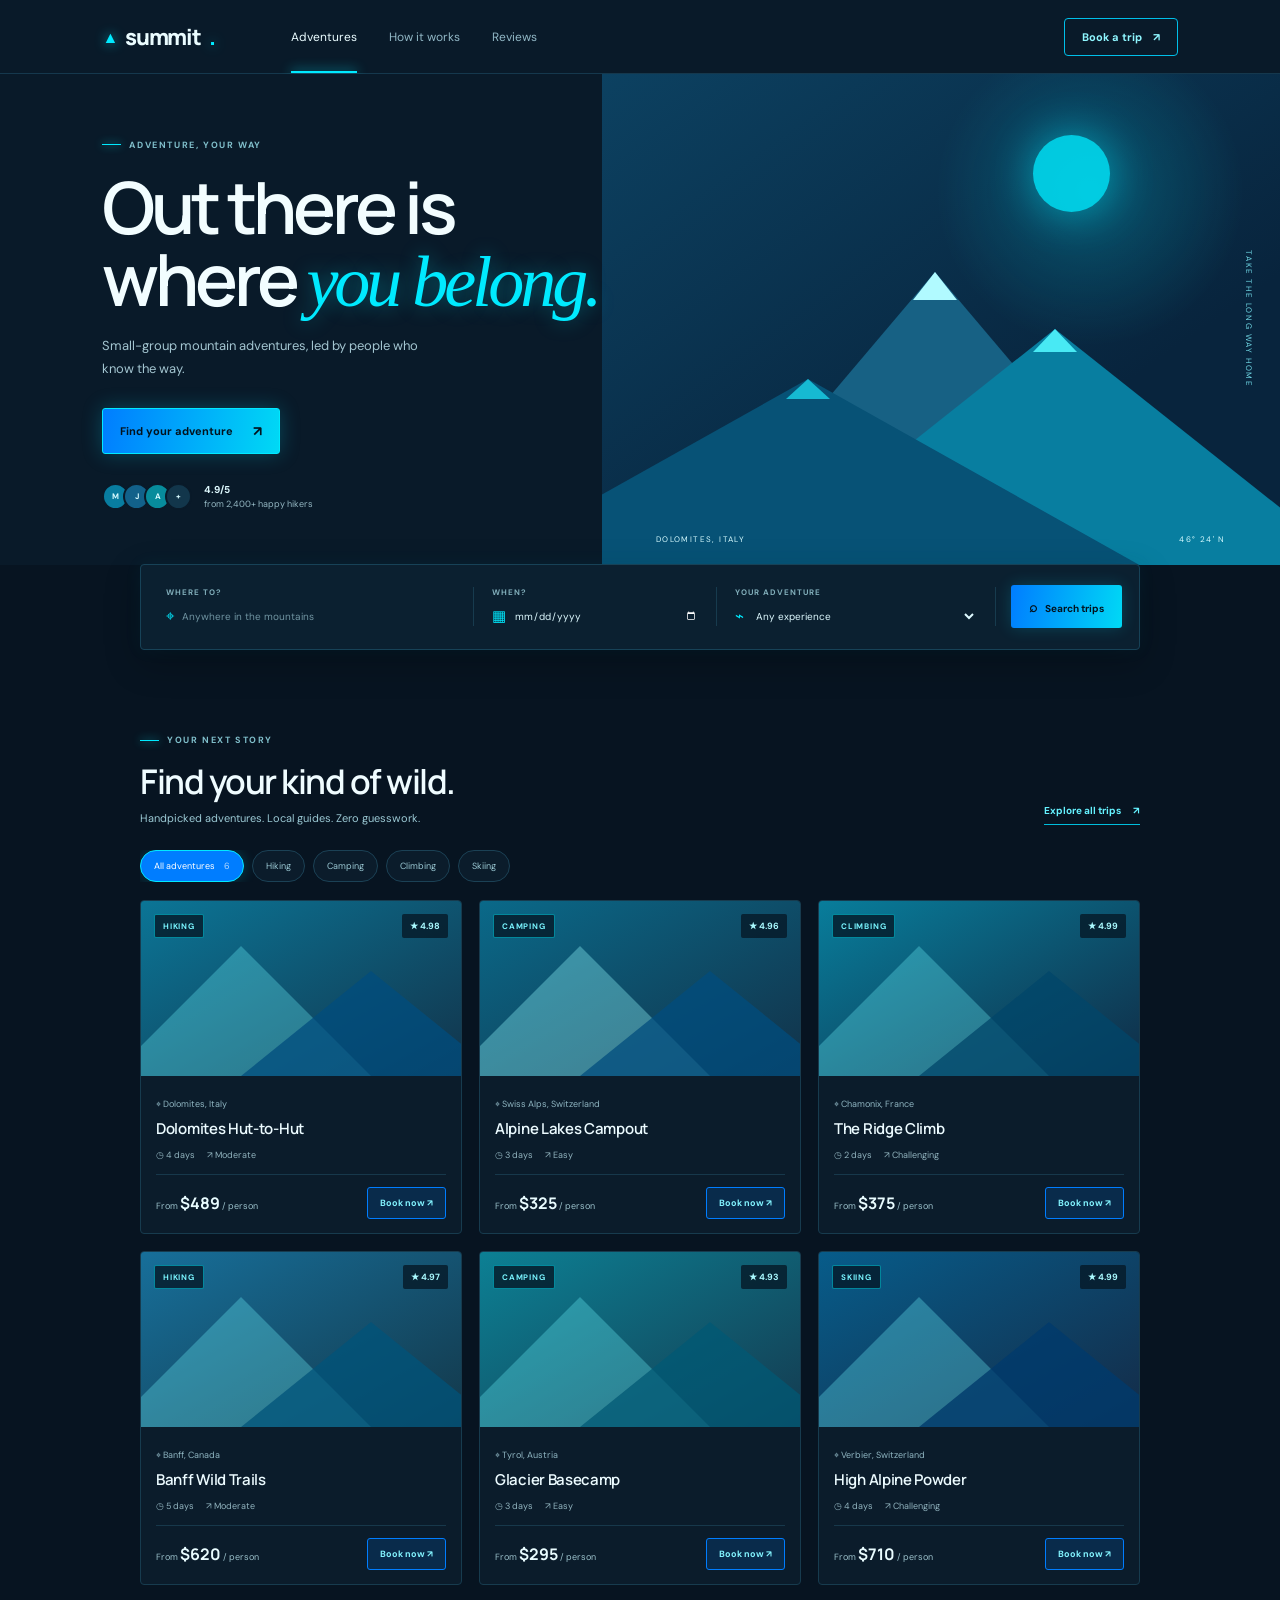
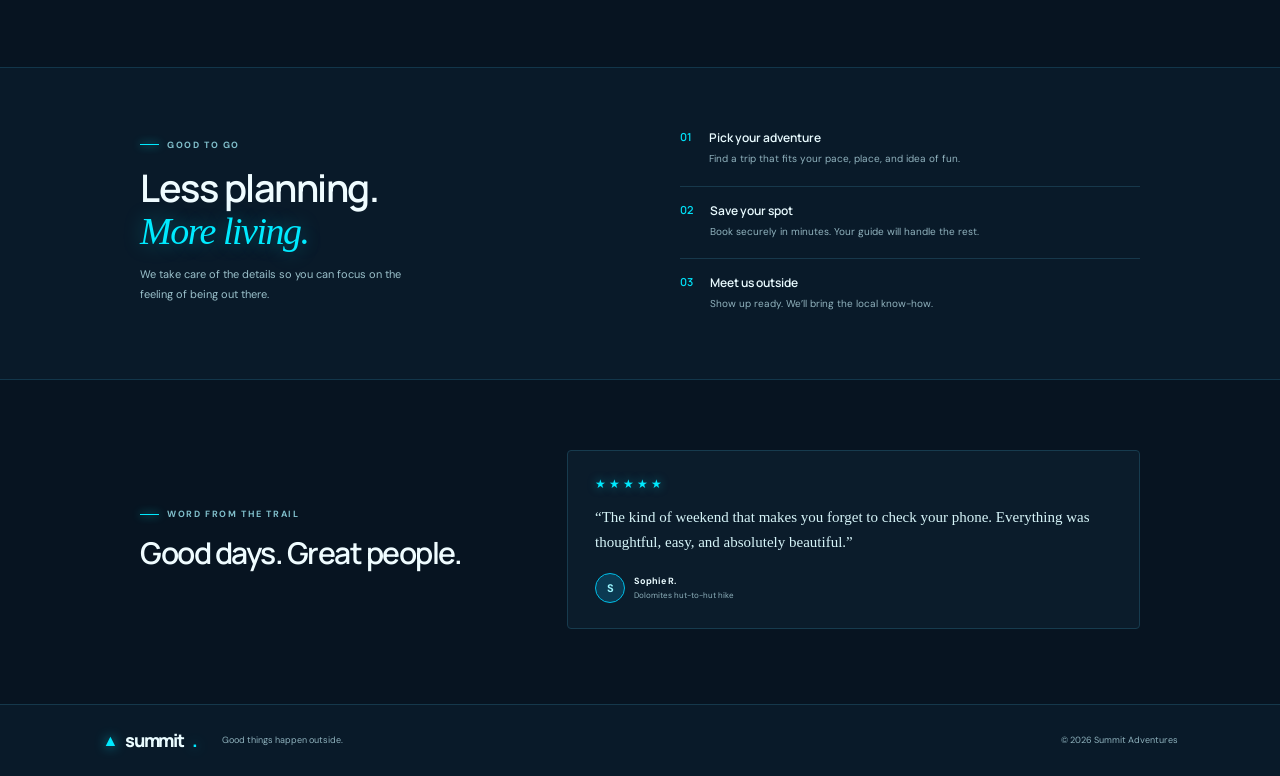
<file: 12prac/index.html>
<!DOCTYPE html>
<html lang="en">
<head>
  <meta charset="UTF-8">
  <meta name="viewport" content="width=device-width, initial-scale=1">
  <title>Summit — Adventure Bookings</title>
  <link rel="preconnect" href="https://fonts.googleapis.com">
  <link rel="preconnect" href="https://fonts.gstatic.com" crossorigin>
  <link href="https://fonts.googleapis.com/css2?family=DM+Sans:wght@400;500;600;700&family=Manrope:wght@500;600;700;800&display=swap" rel="stylesheet">
  <link rel="stylesheet" href="style.css">
</head>
<body>
  <header class="header">
    <a class="logo" href="#"><span class="logo-icon">▲</span> summit<span class="logo-dot">.</span></a>
    <nav>
      <a class="active" href="#adventures">Adventures</a>
      <a href="#how-it-works">How it works</a>
      <a href="#reviews">Reviews</a>
    </nav>
    <button class="header-book" type="button" onclick="document.querySelector('#adventures').scrollIntoView({behavior:'smooth'})">Book a trip <span>↗</span></button>
  </header>

  <main>
    <section class="hero">
      <div class="hero-content">
        <div class="eyebrow"><span></span> ADVENTURE, YOUR WAY</div>
        <h1>Out there is<br>where <em>you belong.</em></h1>
        <p>Small-group mountain adventures, led by people who know the way.</p>
        <a class="hero-button" href="#adventures">Find your adventure <span>↗</span></a>
        <div class="hero-proof">
          <div class="avatar-stack"><span>M</span><span>J</span><span>A</span><span>+</span></div>
          <div><strong>4.9/5</strong><span>from 2,400+ happy hikers</span></div>
        </div>
      </div>
      <div class="hero-visual">
        <div class="hero-sun"></div>
        <div class="peak peak-back"></div>
        <div class="peak peak-middle"></div>
        <div class="peak peak-front"></div>
        <div class="hero-image-label"><span>DOLOMITES, ITALY</span><span>46° 24' N</span></div>
      </div>
      <div class="hero-side-note">TAKE THE LONG WAY HOME</div>
    </section>

    <section class="booking-bar" aria-label="Search adventures">
      <div class="booking-field">
        <label for="searchLocation">WHERE TO?</label>
        <div class="field-control"><span>⌖</span><input id="searchLocation" type="search" placeholder="Anywhere in the mountains"></div>
      </div>
      <div class="booking-field">
        <label for="searchDate">WHEN?</label>
        <div class="field-control"><span>▦</span><input id="searchDate" type="date"></div>
      </div>
      <div class="booking-field">
        <label for="searchType">YOUR ADVENTURE</label>
        <div class="field-control"><span>⌁</span><select id="searchType"><option value="">Any experience</option><option>Hiking</option><option>Camping</option><option>Climbing</option><option>Skiing</option></select></div>
      </div>
      <button class="search-button" id="searchButton" type="button"><span>⌕</span> Search trips</button>
    </section>

    <section class="adventures section-wrap" id="adventures">
      <div class="section-top">
        <div>
          <div class="eyebrow"><span></span> YOUR NEXT STORY</div>
          <h2>Find your kind of wild.</h2>
          <p>Handpicked adventures. Local guides. Zero guesswork.</p>
        </div>
        <a class="view-all" href="#adventures">Explore all trips <span>↗</span></a>
      </div>

      <div class="filter-row" id="filterRow">
        <button class="filter-chip selected" data-filter="All" type="button">All adventures <span>6</span></button>
        <button class="filter-chip" data-filter="Hiking" type="button">Hiking</button>
        <button class="filter-chip" data-filter="Camping" type="button">Camping</button>
        <button class="filter-chip" data-filter="Climbing" type="button">Climbing</button>
        <button class="filter-chip" data-filter="Skiing" type="button">Skiing</button>
      </div>

      <div class="trip-grid" id="tripGrid"></div>
      <div class="no-results" id="noResults">No trips match those filters. Try another search.</div>
    </section>

    <section class="how-section" id="how-it-works">
      <div class="how-copy">
        <div class="eyebrow"><span></span> GOOD TO GO</div>
        <h2>Less planning.<br><em>More living.</em></h2>
        <p>We take care of the details so you can focus on the feeling of being out there.</p>
      </div>
      <div class="steps">
        <article class="step"><span class="step-number">01</span><div><h3>Pick your adventure</h3><p>Find a trip that fits your pace, place, and idea of fun.</p></div></article>
        <article class="step"><span class="step-number">02</span><div><h3>Save your spot</h3><p>Book securely in minutes. Your guide will handle the rest.</p></div></article>
        <article class="step"><span class="step-number">03</span><div><h3>Meet us outside</h3><p>Show up ready. We’ll bring the local know-how.</p></div></article>
      </div>
    </section>

    <section class="reviews section-wrap" id="reviews">
      <div class="review-heading">
        <div class="eyebrow"><span></span> WORD FROM THE TRAIL</div>
        <h2>Good days. Great people.</h2>
      </div>
      <div class="review-card">
        <div class="stars">★★★★★</div>
        <blockquote>“The kind of weekend that makes you forget to check your phone. Everything was thoughtful, easy, and absolutely beautiful.”</blockquote>
        <div class="review-person"><div class="review-avatar">S</div><div><strong>Sophie R.</strong><span>Dolomites hut-to-hut hike</span></div></div>
      </div>
    </section>
  </main>

  <div class="modal-backdrop" id="bookingModal" aria-hidden="true">
    <div class="booking-modal" role="dialog" aria-modal="true" aria-labelledby="modalTitle">
      <button class="modal-close" id="closeModal" type="button" aria-label="Close">×</button>
      <div class="modal-icon">▲</div>
      <div class="eyebrow"><span></span> YOUR NEXT ADVENTURE</div>
      <h2 id="modalTitle">Book your trip</h2>
      <p class="modal-trip-name" id="modalTripName"></p>
      <form id="bookingForm">
        <label for="guestName">Your name</label>
        <input id="guestName" name="guestName" type="text" placeholder="First and last name" required maxlength="60">
        <label for="guestEmail">Email address</label>
        <input id="guestEmail" name="guestEmail" type="email" placeholder="you@example.com" required>
        <div class="modal-form-row">
          <div>
            <label for="guestCount">Travelers</label>
            <select id="guestCount" name="guestCount">
              <option value="1">1 traveler</option>
              <option value="2">2 travelers</option>
              <option value="3">3 travelers</option>
              <option value="4">4 travelers</option>
            </select>
          </div>
          <div>
            <label for="guestDate">Trip date</label>
            <select id="guestDate" name="guestDate" required></select>
          </div>
        </div>
        <button class="confirm-button" type="submit">Confirm booking <span>↗</span></button>
        <p class="secure-note">Secure booking · Free cancellation up to 48 hours before</p>
      </form>
    </div>
  </div>

  <div class="toast" id="toast" role="status"></div>

  <footer class="footer">
    <a class="logo" href="#"><span class="logo-icon">▲</span> summit<span class="logo-dot">.</span></a>
    <span>Good things happen outside.</span>
    <span>© 2026 Summit Adventures</span>
  </footer>

  <script src="https://code.jquery.com/jquery-3.7.1.min.js"></script>
  <script src="script.js"></script>
</body>
</html>
</file>
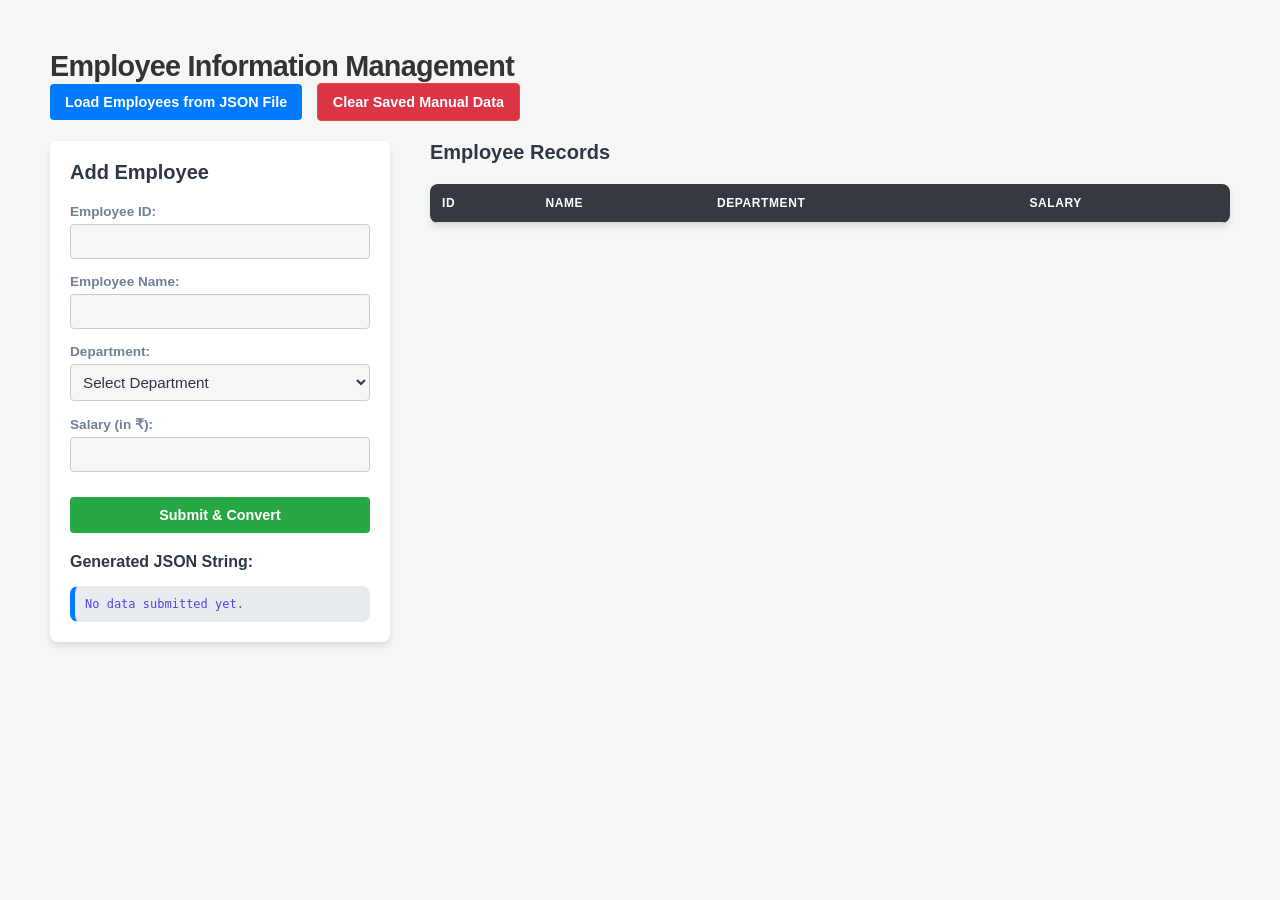
<file: M_Hussain_505_10_01/index.html>
<!DOCTYPE html>
<html lang="en">
<head>
    <meta charset="UTF-8">
    <meta name="viewport" content="width=device-width, initial-scale=1.0">
    <title>Employee Management System</title>
     <link rel="stylesheet" href="style.css">
    <style>
        body {
            font-family: Arial, sans-serif;
            margin: 20px;
            background-color: #f4f7f6;
        }
        h2 { color: #333; }
        .container {
            display: flex;
            gap: 40px;
            flex-wrap: wrap;
        }
        .form-section {
            background: #fff;
            padding: 20px;
            border-radius: 8px;
            box-shadow: 0 4px 6px rgba(0,0,0,0.1);
            width: 300px;
        }
        .form-group {
            margin-bottom: 15px;
        }
        label {
            display: block;
            margin-bottom: 5px;
            font-weight: bold;
        }
        input, select {
            width: 100%;
            padding: 8px;
            box-sizing: border-box;
            border: 1px solid #ccc;
            border-radius: 4px;
        }
        button {
            padding: 10px 15px;
            border: none;
            border-radius: 4px;
            cursor: pointer;
            font-weight: bold;
        }
        .btn-add { background-color: #28a745; color: white; width: 100%; }
        .btn-load { background-color: #007bff; color: white; margin-bottom: 20px; }
        .btn-clear { background-color: #dc3545; color: white; margin-bottom: 20px; margin-left: 10px; }
        button:hover { opacity: 0.9; }
        
        .table-section { flex: 1; min-width: 400px; }
        table {
            width: 100%;
            border-collapse: collapse;
            background: #fff;
            box-shadow: 0 4px 6px rgba(0,0,0,0.1);
            border-radius: 8px;
            overflow: hidden;
        }
        th, td {
            padding: 12px;
            text-align: left;
            border-bottom: 1px solid #ddd;
        }
        th { background-color: #343a40; color: white; }
        tr:hover { background-color: #f1f1f1; }
        
        .json-output {
            margin-top: 15px;
            background: #e9ecef;
            padding: 10px;
            border-left: 5px solid #007bff;
            font-family: monospace;
            white-space: pre-wrap;
            word-break: break-all;
            font-size: 12px;
        }
    </style>
</head>
<body>

    <h2>Employee Information Management</h2>
    
    <button class="btn-load" id="loadBtn">Load Employees from JSON File</button>
    <button class="btn-clear" id="clearBtn">Clear Saved Manual Data</button>

    <div class="container">
        <div class="form-section">
            <h3>Add Employee</h3>
            <form id="employeeForm">
                <div class="form-group">
                    <label for="empId">Employee ID:</label>
                    <input type="text" id="empId" required>
                </div>
                <div class="form-group">
                    <label for="empName">Employee Name:</label>
                    <input type="text" id="empName" required>
                </div>
                <div class="form-group">
                    <label for="dept">Department:</label>
                    <select id="dept" required>
                        <option value="">Select Department</option>
                        <option value="HR">HR</option>
                        <option value="Engineering">Engineering</option>
                        <option value="Marketing">Marketing</option>
                        <option value="Finance">Finance</option>
                    </select>
                </div>
                <div class="form-group">
                    <label for="salary">Salary (in ₹):</label>
                    <input type="number" id="salary" required>
                </div>
                <button type="submit" class="btn-add">Submit & Convert</button>
            </form>

            <h4 style="margin-top: 20px; margin-bottom: 5px;">Generated JSON String:</h4>
            <div class="json-output" id="jsonStringOutput">No data submitted yet.</div>
        </div>

        <div class="table-section">
            <h3>Employee Records</h3>
            <table>
                <thead>
                    <tr>
                        <th>ID</th>
                        <th>Name</th>
                        <th>Department</th>
                        <th>Salary</th>
                    </tr>
                </thead>
                <tbody id="employeeTableBody">
                </tbody>
            </table>
        </div>
    </div>

    <script>
    const employeeForm = document.getElementById('employeeForm');
    const employeeTableBody = document.getElementById('employeeTableBody');
    const jsonStringOutput = document.getElementById('jsonStringOutput');
    const loadBtn = document.getElementById('loadBtn');
    const clearBtn = document.getElementById('clearBtn');

    let manualEmployees = JSON.parse(localStorage.getItem('manualEmployees')) || [];
    let fileEmployees = [];

    function formatTable() {
        employeeTableBody.innerHTML = '';

        fileEmployees.forEach(appendEmployeeToTable);
        manualEmployees.forEach(appendEmployeeToTable);
    }

    function appendEmployeeToTable(employee) {
        const formattedSalary = Number(employee.salary).toLocaleString('en-IN', {
            style: 'currency',
            currency: 'INR',
            maximumFractionDigits: 0
        });

        const row = document.createElement('tr');

        
        [employee.id, employee.name, employee.department, formattedSalary]
            .forEach(value => {
                const cell = document.createElement('td');
                cell.textContent = value;
                row.appendChild(cell);
            });

        employeeTableBody.appendChild(row);
    }

    function downloadEmployeesJson() {
        const json = JSON.stringify(manualEmployees, null, 2);
        const blob = new Blob([json], { type: 'application/json' });
        const url = URL.createObjectURL(blob);
        const link = document.createElement('a');

        link.href = url;
        link.download = 'employees.json';
        document.body.appendChild(link);
        link.click();
        link.remove();

        URL.revokeObjectURL(url);
    }

    window.addEventListener('DOMContentLoaded', formatTable);

    employeeForm.addEventListener('submit', function (e) {
        e.preventDefault();

        const employeeObject = {
            id: document.getElementById('empId').value.trim(),
            name: document.getElementById('empName').value.trim(),
            department: document.getElementById('dept').value,
            salary: document.getElementById('salary').value
        };

        manualEmployees.push(employeeObject);
        sessionStorage.setItem('manualEmployees', JSON.stringify(manualEmployees));

        jsonStringOutput.textContent = JSON.stringify(manualEmployees, null, 2);

        formatTable();
        downloadEmployeesJson();
        employeeForm.reset();
    });

    loadBtn.addEventListener('click', function () {
        fetch('employees.json')
            .then(response => {
                if (!response.ok) {
                    throw new Error(`Could not load file: ${response.status}`);
                }
                return response.json();
            })
            .then(data => {
                if (!Array.isArray(data)) {
                    throw new Error('employees.json must contain a JSON array.');
                }

                fileEmployees = data;
                formatTable();
            })
            .catch(error => {
                console.error('Error loading employees.json:', error);
                alert('Could not load employees.json. Run the page using a local web server and check that the file exists.');
            });
    });

    clearBtn.addEventListener('click', function () {
        localStorage.removeItem('manualEmployees');
        manualEmployees = [];
        jsonStringOutput.textContent = 'No data submitted yet.';
        formatTable();
    });
</script>
</body>
</html>
</file>
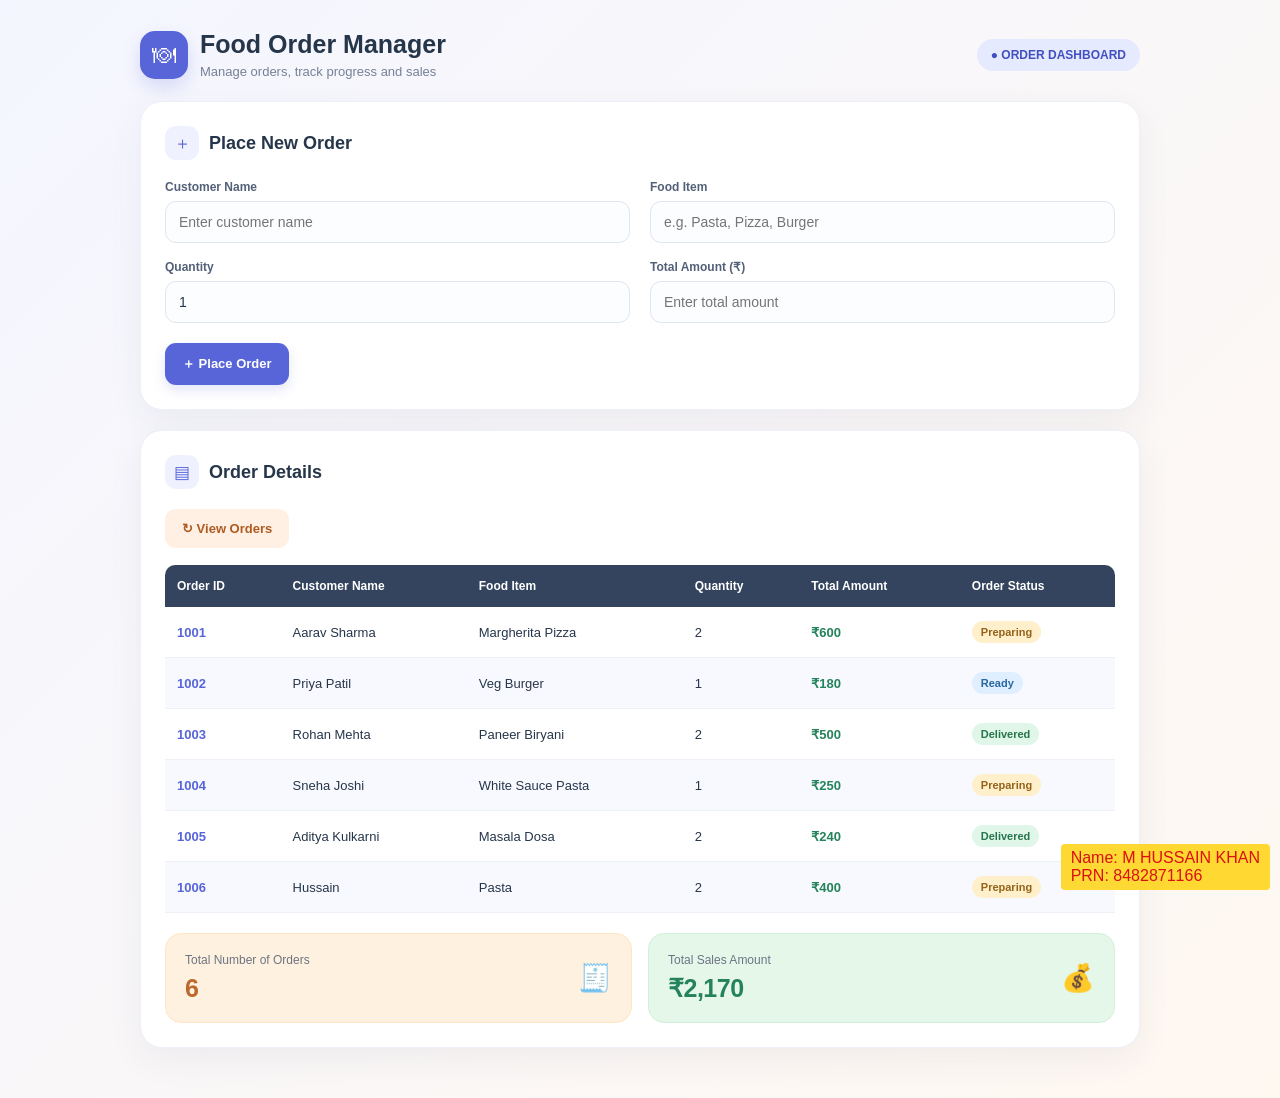
<file: index6.html>
<!DOCTYPE html>
<html lang="en">
<head>
<meta charset="UTF-8">
<meta name="viewport" content="width=device-width, initial-scale=1.0">
<title>Food Order Manager</title>
<style>
*{box-sizing:border-box}
:root{--ink:#26364a;--muted:#758196;--primary:#5865d9;--primary-dark:#414fc1;--bg:#f2f5ff;--line:#e5e9f4;--green:#25835c;--orange:#bd6b2b}
body{margin:0;font-family:Arial,Helvetica,sans-serif;background:linear-gradient(135deg,#f4f6ff,#fff8f1);color:var(--ink);padding:30px 16px}
.container{max-width:1000px;margin:auto}
.topbar{display:flex;justify-content:space-between;align-items:center;gap:16px;margin-bottom:22px}
.brand{display:flex;align-items:center;gap:12px}
.brand-icon{width:48px;height:48px;border-radius:15px;background:#5865d9;color:white;display:grid;place-items:center;font-size:24px;box-shadow:0 8px 18px #5865d933}
h1{font-size:25px;margin:0 0 5px}
.subtitle{font-size:13px;color:var(--muted)}
.pill{background:#e6eaff;color:#414fc1;border-radius:30px;padding:9px 14px;font-size:12px;font-weight:700}
.panel{background:#fff;border:1px solid #edf0f8;border-radius:22px;padding:24px;margin-bottom:20px;box-shadow:0 12px 35px #293b6410}
.panel-heading{display:flex;align-items:center;gap:10px;margin-bottom:20px}
.heading-icon{width:34px;height:34px;border-radius:11px;background:#f0f1ff;color:var(--primary);display:grid;place-items:center;font-size:17px}
h2{font-size:18px;margin:0}
.grid{display:grid;grid-template-columns:1fr 1fr;gap:17px 20px}
.field{display:flex;flex-direction:column;gap:7px}
label{font-size:12px;font-weight:700;color:#526078}
input,select{width:100%;height:42px;padding:0 13px;border:1px solid #dfe4ef;border-radius:11px;background:#fcfdff;font-size:14px;color:var(--ink);outline:none;transition:.2s}
input:focus,select:focus{border-color:var(--primary);box-shadow:0 0 0 3px #5865d91a}
.actions{display:flex;align-items:center;gap:12px;margin-top:20px}
button{border:0;border-radius:11px;padding:12px 17px;font-size:13px;font-weight:700;cursor:pointer;transition:transform .15s,background .15s}
button:active{transform:scale(.97)}
.primary{background:var(--primary);color:white;box-shadow:0 5px 12px #5865d92b}
.primary:hover{background:var(--primary-dark)}
.secondary{background:#fff0e3;color:#ad5b22}
.secondary:hover{background:#ffe5ce}
.message{display:none;margin-top:16px;padding:11px 13px;border-radius:10px;font-size:13px;font-weight:700}
.message.success{display:block;background:#e8f8ef;color:#24774f}
.message.error{display:block;background:#fff0ed;color:#b44435}
.table-wrap{overflow-x:auto}
table{width:100%;border-collapse:separate;border-spacing:0;font-size:13px;min-width:650px}
thead th{background:#34445e;color:#fff;text-align:left;padding:14px 12px;font-size:12px;white-space:nowrap}
thead th:first-child{border-radius:10px 0 0 0}
thead th:last-child{border-radius:0 10px 0 0}
tbody td{padding:14px 12px;border-bottom:1px solid #edf0f6}
tbody tr:nth-child(even){background:#f8f9ff}
tbody tr:hover{background:#f0f2ff}
.order-id{font-weight:700;color:var(--primary)}
.amount{font-weight:700;color:var(--green)}
.status{display:inline-block;border-radius:20px;padding:5px 9px;font-size:11px;font-weight:700;white-space:nowrap}
.status.Preparing{background:#fff0cb;color:#946319}
.status.Ready{background:#e0efff;color:#2766a0}
.status.Delivered{background:#dff6e8;color:#27754c}
.summary{display:grid;grid-template-columns:1fr 1fr;gap:16px;margin-top:20px}
.summary-card{border-radius:16px;padding:19px;display:flex;justify-content:space-between;align-items:center;gap:10px}
.summary-card.orders{background:#fff1df;border:1px solid #ffe5c4}
.summary-card.sales{background:#e5f7e9;border:1px solid #d2efd9}
.summary-label{font-size:12px;color:#6c7483;margin-bottom:7px}
.summary-value{font-size:25px;font-weight:800;letter-spacing:-.5px}
.orders .summary-value{color:#bc692c}
.sales .summary-value{color:#25835c}
.summary-emoji{font-size:27px}
.empty{text-align:center;padding:28px;color:var(--muted)}
@media(max-width:640px){body{padding:18px 10px}.topbar{align-items:flex-start}.pill{display:none}.panel{padding:17px;border-radius:17px}.grid{grid-template-columns:1fr;gap:14px}h1{font-size:21px}.summary{grid-template-columns:1fr}.summary-value{font-size:23px}.panel-heading{margin-bottom:16px}}
</style>
</head>
<body>
<div class="container">
<header class="topbar">
<div class="brand">
<div class="brand-icon">🍽</div>
<div><h1>Food Order Manager</h1><div class="subtitle">Manage orders, track progress and sales</div></div>
</div>
<div class="pill">● ORDER DASHBOARD</div>
</header>

<section class="panel">
<div class="panel-heading"><div class="heading-icon">＋</div><h2>Place New Order</h2></div>
<form id="orderForm">
<div class="grid">
<div class="field"><label for="customer">Customer Name</label><input id="customer" placeholder="Enter customer name" required></div>
<div class="field"><label for="food">Food Item</label><input id="food" placeholder="e.g. Pasta, Pizza, Burger" required></div>
<div class="field"><label for="quantity">Quantity</label><input id="quantity" type="number" min="1" max="99" value="1" required></div>
<div class="field"><label for="amount">Total Amount (₹)</label><input id="amount" type="number" min="1" placeholder="Enter total amount" required></div>
</div>
<div class="actions"><button class="primary" type="submit">＋ Place Order</button></div>
<div id="message" class="message" role="status"></div>
</form>
</section>

<section class="panel">
<div class="panel-heading"><div class="heading-icon">▤</div><h2>Order Details</h2></div>
<div class="actions" style="margin-top:0;margin-bottom:17px"><button class="secondary" id="viewOrders" type="button">↻ View Orders</button></div>
<div class="table-wrap">
<table>
<thead><tr><th>Order ID</th><th>Customer Name</th><th>Food Item</th><th>Quantity</th><th>Total Amount</th><th>Order Status</th></tr></thead>
<tbody id="orderRows"></tbody>
</table>
</div>
<div class="summary">
<div class="summary-card orders"><div><div class="summary-label">Total Number of Orders</div><div class="summary-value" id="totalOrders">0</div></div><div class="summary-emoji">🧾</div></div>
<div class="summary-card sales"><div><div class="summary-label">Total Sales Amount</div><div class="summary-value" id="totalSales">₹0</div></div><div class="summary-emoji">💰</div></div>
</div>
</section>
</div>
<script>
const orders=[
{id:1001,customer:"Aarav Sharma",food:"Margherita Pizza",quantity:2,amount:600,status:"Preparing"},
{id:1002,customer:"Priya Patil",food:"Veg Burger",quantity:1,amount:180,status:"Ready"},
{id:1003,customer:"Rohan Mehta",food:"Paneer Biryani",quantity:2,amount:500,status:"Delivered"},
{id:1004,customer:"Sneha Joshi",food:"White Sauce Pasta",quantity:1,amount:250,status:"Preparing"},
{id:1005,customer:"Aditya Kulkarni",food:"Masala Dosa",quantity:2,amount:240,status:"Delivered"},
{id:1006,customer:"Hussain",food:"Pasta",quantity:2,amount:400,status:"Preparing"}
];
let nextId=1007;
const rows=document.getElementById("orderRows");
const message=document.getElementById("message");
const money=value=>"₹"+value.toLocaleString("en-IN");
function renderOrders(){
rows.innerHTML="";
orders.forEach(order=>{
const tr=document.createElement("tr");
[order.id,order.customer,order.food,order.quantity].forEach((value,index)=>{
const td=document.createElement("td");
td.textContent=value;
if(index===0)td.className="order-id";
tr.appendChild(td);
});
const amountCell=document.createElement("td");
amountCell.textContent=money(order.amount);
amountCell.className="amount";
tr.appendChild(amountCell);
const statusCell=document.createElement("td");
const status=document.createElement("span");
status.className="status "+order.status;
status.textContent=order.status;
statusCell.appendChild(status);
tr.appendChild(statusCell);
rows.appendChild(tr);
});
document.getElementById("totalOrders").textContent=orders.length;
document.getElementById("totalSales").textContent=money(orders.reduce((sum,order)=>sum+order.amount,0));
}
document.getElementById("orderForm").addEventListener("submit",event=>{
event.preventDefault();
const customer=document.getElementById("customer").value.trim();
const food=document.getElementById("food").value.trim();
const quantity=Number(document.getElementById("quantity").value);
const amount=Number(document.getElementById("amount").value);
if(!customer||!food||quantity<1||amount<1){
message.className="message error";
message.textContent="Please enter valid order details.";
return;
}
orders.push({id:nextId++,customer,food,quantity,amount,status:"Preparing"});
renderOrders();
message.className="message success";
message.textContent="✓ Order placed successfully!";
event.target.reset();
document.getElementById("quantity").value=1;
});
document.getElementById("viewOrders").addEventListener("click",()=>{
renderOrders();
message.className="message success";
message.textContent="✓ Order list refreshed.";
});
renderOrders();
</script>
<div style="position: fixed; bottom: 10px; right: 10px; font-family: sans-serif; fontsize: 14px; color: #da1111; background-color: rgba(255, 208, 0, 0.8); padding: 5px 10px;
border-radius: 4px; z-index: 1000;">
 Name: M HUSSAIN KHAN <br>
 PRN: 8482871166
</div> 
</body>
</html>
</file>
<file: 12prac/style.css>
:root {
  --ink: #eafcff;
  --muted: #9bc9d4;
  --green: #00eaff;
  --green-dark: #007dff;
  --cream: #071421;
  --line: #17384b;
  --white: #0b1c2b;
}

* {
  box-sizing: border-box;
}

html {
  scroll-behavior: smooth;
}

body {
  margin: 0;
  color: var(--ink);
  background: #071421;
  font-family: "DM Sans", sans-serif;
  -webkit-font-smoothing: antialiased;
}

button,
input,
select {
  font: inherit;
}

button,
a {
  -webkit-tap-highlight-color: transparent;
}

a {
  color: inherit;
  text-decoration: none;
}

.header {
  height: 74px;
  padding: 0 8%;
  display: flex;
  align-items: center;
  border-bottom: 1px solid #15384d;
  background: #091a29;
}

.logo {
  display: inline-flex;
  align-items: center;
  gap: 8px;
  font: 800 22px "Manrope", sans-serif;
  letter-spacing: -1.2px;
}

.logo-icon,
.logo-dot {
  color: #00eaff;
  text-shadow: 0 0 12px rgba(0, 234, 255, 0.75);
}

.logo-icon {
  font-size: 16px;
}

.header nav {
  display: flex;
  gap: 32px;
  margin-left: 76px;
  height: 100%;
}

.header nav a {
  position: relative;
  display: flex;
  align-items: center;
  color: #91b7c5;
  font-size: 12px;
}

.header nav a:hover,
.header nav a.active {
  color: #eafcff;
}

.header nav a.active::after {
  content: "";
  position: absolute;
  bottom: 0;
  left: 0;
  right: 0;
  height: 2px;
  background: #00eaff;
  box-shadow: 0 0 12px #00eaff;
}

.header-book {
  margin-left: auto;
  padding: 11px 17px;
  border: 1px solid #00bfe8;
  border-radius: 4px;
  background: transparent;
  color: #8ff7ff;
  cursor: pointer;
  font-size: 11px;
  font-weight: 700;
  transition: 0.2s;
}

.header-book:hover {
  background: #00c8ef;
  color: #061421;
  box-shadow: 0 0 18px rgba(0, 234, 255, 0.4);
}

.header-book span {
  margin-left: 8px;
}

.hero {
  min-height: 465px;
  position: relative;
  overflow: hidden;
  display: flex;
  align-items: center;
  padding: 55px 8%;
  background: #091a29;
}

.hero-content {
  position: relative;
  z-index: 2;
  width: 48%;
}

.eyebrow {
  display: inline-flex;
  align-items: center;
  gap: 8px;
  color: #80bfcb;
  font-size: 9px;
  font-weight: 700;
  letter-spacing: 1.6px;
}

.eyebrow > span {
  width: 19px;
  height: 1px;
  background: #00eaff;
  box-shadow: 0 0 8px #00eaff;
}

.hero h1 {
  margin: 20px 0 15px;
  font: 600 clamp(48px, 6vw, 72px)/1.01 "Manrope", sans-serif;
  letter-spacing: -4px;
  color: #f2fdff;
}

.hero h1 em,
.how-copy h2 em {
  color: #00eaff;
  font-family: Georgia, serif;
  font-weight: 400;
  text-shadow: 0 0 20px rgba(0, 234, 255, 0.35);
}

.hero-content > p {
  max-width: 330px;
  color: #a3c5d0;
  font-size: 13px;
  line-height: 1.8;
}

.hero-button {
  display: inline-flex;
  align-items: center;
  gap: 20px;
  margin-top: 14px;
  padding: 13px 17px;
  border: 1px solid #00eaff;
  border-radius: 3px;
  background: linear-gradient(100deg, #007dff, #00d9f5);
  color: #03131e;
  font-size: 11px;
  font-weight: 700;
  box-shadow: 0 0 20px rgba(0, 217, 245, 0.25);
  transition: 0.2s;
}

.hero-button:hover {
  transform: translateY(-2px);
  box-shadow: 0 0 28px rgba(0, 234, 255, 0.55);
}

.hero-button span {
  font-size: 14px;
}

.hero-proof {
  display: flex;
  align-items: center;
  gap: 12px;
  margin-top: 29px;
}

.avatar-stack {
  display: flex;
}

.avatar-stack span {
  width: 27px;
  height: 27px;
  display: grid;
  place-items: center;
  margin-left: -6px;
  border: 2px solid #091a29;
  border-radius: 50%;
  background: #075d7b;
  color: #d8fbff;
  font-size: 8px;
  font-weight: 700;
}

.avatar-stack span:first-child {
  margin-left: 0;
  background: #087da0;
}

.avatar-stack span:nth-child(2) {
  background: #12618a;
}

.avatar-stack span:nth-child(3) {
  background: #078c9c;
}

.avatar-stack span:last-child {
  background: #12364b;
}

.hero-proof > div:last-child {
  display: grid;
  gap: 2px;
}

.hero-proof strong {
  font-size: 10px;
  color: #dffaff;
}

.hero-proof > div:last-child > span {
  color: #94b7c2;
  font-size: 9px;
}

.hero-visual {
  position: absolute;
  inset: 0 0 0 47%;
  overflow: hidden;
  background:
    radial-gradient(circle at 72% 24%, rgba(0, 234, 255, 0.22), transparent 25%),
    linear-gradient(145deg, #0c4161, #08243d 70%);
}

.hero-sun {
  position: absolute;
  top: 61px;
  right: 25%;
  width: 77px;
  height: 77px;
  border-radius: 50%;
  background: #00eaff;
  opacity: 0.8;
  box-shadow: 0 0 45px rgba(0, 234, 255, 0.65);
}

.peak {
  position: absolute;
  bottom: -2px;
  width: 0;
  height: 0;
}

.peak-back {
  right: 14%;
  border-left: 250px solid transparent;
  border-right: 250px solid transparent;
  border-bottom: 295px solid #176184;
}

.peak-middle {
  right: -11%;
  border-left: 300px solid transparent;
  border-right: 300px solid transparent;
  border-bottom: 238px solid #087ea0;
}

.peak-front {
  left: -19%;
  border-left: 335px solid transparent;
  border-right: 335px solid transparent;
  border-bottom: 188px solid #075276;
}

.peak-back::after,
.peak-middle::after,
.peak-front::after {
  content: "";
  position: absolute;
  top: 0;
  left: -22px;
  width: 0;
  height: 0;
  border-left: 22px solid transparent;
  border-right: 22px solid transparent;
}

.peak-back::after {
  border-bottom: 28px solid #b1faff;
}

.peak-middle::after {
  border-bottom: 23px solid #48e9f4;
}

.peak-front::after {
  border-bottom: 20px solid #16b9d2;
}

.hero-image-label {
  position: absolute;
  right: 8%;
  bottom: 21px;
  left: 8%;
  display: flex;
  justify-content: space-between;
  color: #d5fbff;
  font-size: 8px;
  letter-spacing: 1.4px;
}

.hero-side-note {
  position: absolute;
  right: 2%;
  top: 50%;
  color: #70d8e5;
  font-size: 8px;
  letter-spacing: 1.6px;
  writing-mode: vertical-rl;
  transform: translateY(-50%);
}

.booking-bar {
  position: relative;
  z-index: 3;
  display: grid;
  grid-template-columns: 1.3fr 1fr 1.15fr auto;
  align-items: center;
  gap: 0;
  max-width: 1000px;
  min-height: 86px;
  margin: -1px auto 0;
  padding: 13px 17px;
  border: 1px solid #174257;
  border-radius: 4px;
  background: #0b2030;
  box-shadow: 0 12px 35px rgba(0, 0, 0, 0.25), 0 0 18px rgba(0, 211, 245, 0.06);
}

.booking-field {
  padding: 0 18px;
  border-right: 1px solid #173b4e;
}

.booking-field:first-child {
  padding-left: 8px;
}

.booking-field label {
  display: block;
  margin-bottom: 9px;
  color: #81aeba;
  font-size: 8px;
  font-weight: 700;
  letter-spacing: 1px;
}

.field-control {
  display: flex;
  align-items: center;
  gap: 8px;
}

.field-control > span {
  color: #00eaff;
  font-size: 15px;
}

.field-control input,
.field-control select {
  width: 100%;
  min-width: 0;
  padding: 0;
  border: 0;
  outline: 0;
  background: transparent;
  color: #dffaff;
  font-size: 10px;
}

.field-control input::placeholder {
  color: #7195a2;
}

.field-control input::-webkit-calendar-picker-indicator {
  filter: invert(1);
}

.field-control option,
.booking-modal option {
  background: #0b2030;
  color: #eafcff;
}

.search-button {
  height: 43px;
  margin-left: 15px;
  padding: 0 18px;
  border: 0;
  border-radius: 3px;
  background: linear-gradient(100deg, #007dff, #00d9f5);
  color: #03131e;
  cursor: pointer;
  font-size: 10px;
  font-weight: 700;
  white-space: nowrap;
  box-shadow: 0 0 16px rgba(0, 217, 245, 0.2);
  transition: 0.2s;
}

.search-button:hover {
  box-shadow: 0 0 24px rgba(0, 234, 255, 0.5);
}

.search-button span {
  margin-right: 6px;
  font-size: 14px;
}

.section-wrap {
  max-width: 1000px;
  margin: 0 auto;
  padding-right: 0;
  padding-left: 0;
}

.adventures {
  padding-top: 75px;
}

.section-top {
  display: flex;
  justify-content: space-between;
  align-items: flex-end;
}

.section-top h2,
.review-heading h2 {
  margin: 12px 0 7px;
  color: #effcff;
  font: 600 34px "Manrope", sans-serif;
  letter-spacing: -1.5px;
}

.section-top p {
  margin: 0;
  color: var(--muted);
  font-size: 11px;
}

.view-all {
  padding-bottom: 7px;
  border-bottom: 1px solid #00bedc;
  color: #65f2ff;
  font-size: 10px;
  font-weight: 700;
}

.view-all span {
  margin-left: 10px;
}

.filter-row {
  display: flex;
  gap: 8px;
  margin: 25px 0 18px;
  overflow-x: auto;
}

.filter-chip {
  flex: 0 0 auto;
  padding: 9px 13px;
  border: 1px solid #1b4155;
  border-radius: 30px;
  background: #0b1c2b;
  color: #9bc9d4;
  cursor: pointer;
  font-size: 9px;
  transition: 0.2s;
}

.filter-chip:hover,
.filter-chip.selected {
  border-color: #00eaff;
  background: #007dff;
  color: #fff;
  box-shadow: 0 0 14px rgba(0, 234, 255, 0.22);
}

.filter-chip span {
  margin-left: 7px;
  opacity: 0.7;
}

.trip-grid {
  display: grid;
  grid-template-columns: repeat(3, 1fr);
  gap: 17px;
}

.trip-card {
  overflow: hidden;
  border: 1px solid #173b4e;
  border-radius: 4px;
  background: #0b1c2b;
  transition: transform 0.2s, box-shadow 0.2s, border-color 0.2s;
}

.trip-card:hover {
  transform: translateY(-4px);
  border-color: #087d9b;
  box-shadow: 0 12px 28px rgba(0, 0, 0, 0.25), 0 0 18px rgba(0, 234, 255, 0.08);
}

.trip-image {
  height: 175px;
  position: relative;
  overflow: hidden;
  background: linear-gradient(150deg, #0b7596, #12344b);
}

.trip-image::before,
.trip-image::after {
  content: "";
  position: absolute;
  bottom: 0;
  width: 0;
  height: 0;
  border-left: 130px solid transparent;
  border-right: 130px solid transparent;
}

.trip-image::before {
  left: -30px;
  border-bottom: 130px solid rgba(114, 248, 255, 0.3);
}

.trip-image::after {
  right: -40px;
  border-bottom: 105px solid rgba(0, 76, 126, 0.75);
}

.trip-image.image-two {
  background: linear-gradient(150deg, #0a6989, #123249);
}

.trip-image.image-three {
  background: linear-gradient(150deg, #087d9b, #102c46);
}

.trip-image.image-four {
  background: linear-gradient(150deg, #176f9a, #13384a);
}

.trip-image.image-five {
  background: linear-gradient(150deg, #0c8094, #143b50);
}

.trip-image.image-six {
  background: linear-gradient(150deg, #075c8a, #142b47);
}

.trip-image.image-two::before {
  border-bottom-color: rgba(148, 251, 255, 0.35);
}

.trip-image.image-three::after {
  border-bottom-color: rgba(0, 70, 106, 0.75);
}

.trip-image.image-four::after {
  border-bottom-color: rgba(0, 83, 122, 0.75);
}

.trip-image.image-five::after {
  border-bottom-color: rgba(0, 88, 117, 0.75);
}

.trip-image.image-six::after {
  border-bottom-color: rgba(0, 58, 108, 0.8);
}

.trip-tag {
  position: absolute;
  z-index: 1;
  top: 13px;
  left: 13px;
  padding: 6px 8px;
  border: 1px solid rgba(0, 234, 255, 0.5);
  border-radius: 2px;
  background: rgba(5, 26, 41, 0.82);
  color: #79f5ff;
  font-size: 8px;
  font-weight: 700;
  letter-spacing: 0.8px;
}

.trip-rating {
  position: absolute;
  z-index: 1;
  top: 13px;
  right: 13px;
  padding: 6px 8px;
  border-radius: 2px;
  background: rgba(5, 26, 41, 0.82);
  color: #aafaff;
  font-size: 9px;
  font-weight: 700;
}

.trip-details {
  padding: 15px 15px 14px;
}

.trip-location {
  color: #8fb5c1;
  font-size: 9px;
}

.trip-details h3 {
  margin: 6px 0 10px;
  color: #ecfbff;
  font: 600 15px "Manrope", sans-serif;
  letter-spacing: -0.3px;
}

.trip-facts {
  display: flex;
  gap: 12px;
  padding-bottom: 13px;
  border-bottom: 1px solid #17384b;
  color: #91b3be;
  font-size: 9px;
}

.trip-bottom {
  display: flex;
  align-items: center;
  justify-content: space-between;
  padding-top: 12px;
}

.trip-price {
  color: #9bc1cb;
  font-size: 9px;
}

.trip-price strong {
  color: #e9fcff;
  font: 700 16px "Manrope", sans-serif;
}

.book-button {
  padding: 9px 12px;
  border: 1px solid #007dff;
  border-radius: 3px;
  background: rgba(0, 125, 255, 0.15);
  color: #83f4ff;
  cursor: pointer;
  font-size: 9px;
  font-weight: 700;
  transition: 0.2s;
}

.book-button:hover {
  background: #00c8ef;
  color: #041522;
  box-shadow: 0 0 15px rgba(0, 234, 255, 0.35);
}

.no-results {
  display: none;
  padding: 45px 15px;
  color: #9bc9d4;
  text-align: center;
  font-size: 12px;
}

.how-section {
  display: grid;
  grid-template-columns: 1fr 1fr;
  gap: 80px;
  margin-top: 82px;
  padding: 61px max(calc((100% - 1000px) / 2), 8%) 64px;
  border-top: 1px solid #12364a;
  border-bottom: 1px solid #12364a;
  background: #091a29;
}

.how-copy h2 {
  margin: 15px 0 12px;
  color: #effcff;
  font: 600 38px/1.12 "Manrope", sans-serif;
  letter-spacing: -1.5px;
}

.how-copy > p {
  max-width: 290px;
  color: #9bc1cb;
  font-size: 11px;
  line-height: 1.8;
}

.steps {
  display: grid;
}

.step {
  display: flex;
  gap: 17px;
  padding: 15px 0;
  border-bottom: 1px solid #17384b;
}

.step:first-child {
  padding-top: 0;
}

.step:last-child {
  border-bottom: 0;
  padding-bottom: 0;
}

.step-number {
  color: #00dff5;
  font: 600 11px "Manrope", sans-serif;
}

.step h3 {
  margin: 0 0 5px;
  color: #e9fbff;
  font: 600 12px "Manrope", sans-serif;
}

.step p {
  margin: 0;
  color: #91b3be;
  font-size: 10px;
  line-height: 1.6;
}

.reviews {
  display: grid;
  grid-template-columns: 0.8fr 1.2fr;
  align-items: center;
  gap: 45px;
  padding-top: 70px;
  padding-bottom: 75px;
}

.review-heading h2 {
  font-size: 30px;
}

.review-card {
  padding: 25px 27px;
  border: 1px solid #173b4e;
  border-radius: 4px;
  background: #0b1c2b;
}

.stars {
  color: #00eaff;
  font-size: 12px;
  letter-spacing: 3px;
  text-shadow: 0 0 10px rgba(0, 234, 255, 0.5);
}

.review-card blockquote {
  margin: 13px 0 18px;
  color: #d6f4f8;
  font: 400 15px/1.65 Georgia, serif;
}

.review-person {
  display: flex;
  align-items: center;
  gap: 9px;
}

.review-avatar {
  width: 30px;
  height: 30px;
  display: grid;
  place-items: center;
  border: 1px solid #00bfe8;
  border-radius: 50%;
  background: #0b3a52;
  color: #9af7ff;
  font-size: 11px;
  font-weight: 700;
}

.review-person div:last-child {
  display: grid;
  gap: 3px;
}

.review-person strong {
  color: #e9fbff;
  font-size: 9px;
}

.review-person span {
  color: #8fb2bd;
  font-size: 8px;
}

.footer {
  min-height: 72px;
  display: flex;
  align-items: center;
  gap: 25px;
  padding: 0 8%;
  border-top: 1px solid #15384b;
  background: #091a29;
  color: #8fb2bd;
  font-size: 9px;
}

.footer .logo {
  color: #eafcff;
  font-size: 18px;
}

.footer > span:last-child {
  margin-left: auto;
}

.modal-backdrop {
  position: fixed;
  z-index: 10;
  inset: 0;
  display: none;
  place-items: center;
  padding: 18px;
  background: rgba(1, 9, 17, 0.78);
  backdrop-filter: blur(5px);
}

.modal-backdrop.open {
  display: grid;
}

.booking-modal {
  width: min(100%, 420px);
  position: relative;
  padding: 31px;
  border: 1px solid #17617a;
  border-radius: 5px;
  background: #0b2030;
  box-shadow: 0 0 35px rgba(0, 217, 245, 0.15), 0 22px 70px rgba(0, 0, 0, 0.5);
  animation: modal-in 0.2s ease both;
}

@keyframes modal-in {
  from {
    opacity: 0;
    transform: translateY(8px);
  }
  to {
    opacity: 1;
    transform: translateY(0);
  }
}

.modal-close {
  position: absolute;
  top: 14px;
  right: 16px;
  width: 30px;
  height: 30px;
  border: 1px solid #1a465a;
  border-radius: 50%;
  background: #102b3d;
  color: #a9e8ef;
  cursor: pointer;
  font-size: 21px;
}

.modal-icon {
  width: 37px;
  height: 37px;
  display: grid;
  place-items: center;
  margin-bottom: 17px;
  border: 1px solid #00c8ef;
  border-radius: 50%;
  background: #073750;
  color: #00eaff;
  font-size: 14px;
  box-shadow: 0 0 16px rgba(0, 234, 255, 0.2);
}

.booking-modal h2 {
  margin: 10px 0 5px;
  color: #effcff;
  font: 700 25px "Manrope", sans-serif;
  letter-spacing: -0.8px;
}

.modal-trip-name {
  margin: 0 0 19px;
  color: #9bc9d4;
  font-size: 11px;
}

.booking-modal label {
  display: block;
  margin: 13px 0 6px;
  color: #b2d7df;
  font-size: 10px;
  font-weight: 700;
}

.booking-modal input,
.booking-modal select {
  width: 100%;
  height: 40px;
  padding: 0 11px;
  border: 1px solid #1b465a;
  border-radius: 3px;
  outline: 0;
  background: #081a28;
  color: #eafcff;
  font-size: 11px;
}

.booking-modal input::placeholder {
  color: #6f96a3;
}

.booking-modal input:focus,
.booking-modal select:focus {
  border-color: #00dff5;
  box-shadow: 0 0 0 3px rgba(0, 234, 255, 0.12);
}

.modal-form-row {
  display: grid;
  grid-template-columns: 0.8fr 1.2fr;
  gap: 12px;
}

.confirm-button {
  width: 100%;
  height: 43px;
  margin-top: 21px;
  border: 0;
  border-radius: 3px;
  background: linear-gradient(100deg, #007dff, #00d9f5);
  color: #03131e;
  cursor: pointer;
  font-size: 11px;
  font-weight: 700;
  box-shadow: 0 0 16px rgba(0, 217, 245, 0.2);
}

.confirm-button:hover {
  box-shadow: 0 0 24px rgba(0, 234, 255, 0.45);
}

.confirm-button span {
  margin-left: 8px;
}

.secure-note {
  margin: 11px 0 0;
  color: #81aab6;
  text-align: center;
  font-size: 8px;
}

.toast {
  position: fixed;
  z-index: 20;
  right: 22px;
  bottom: 22px;
  max-width: calc(100% - 44px);
  padding: 13px 17px;
  border: 1px solid #00dff5;
  border-radius: 4px;
  background: #0b3344;
  color: #dffcff;
  opacity: 0;
  pointer-events: none;
  transform: translateY(8px);
  transition: opacity 0.2s, transform 0.2s;
  font-size: 11px;
  box-shadow: 0 0 20px rgba(0, 234, 255, 0.2);
}

.toast.visible {
  opacity: 1;
  transform: translateY(0);
}

@media (max-width: 1080px) {
  .section-wrap {
    margin-right: 6%;
    margin-left: 6%;
  }

  .booking-bar {
    margin-right: 6%;
    margin-left: 6%;
  }

  .how-section {
    padding-right: 6%;
    padding-left: 6%;
  }
}

@media (max-width: 700px) {
  .header {
    height: 65px;
    padding: 0 5%;
  }

  .header nav {
    gap: 15px;
    margin-left: 25px;
  }

  .header nav a {
    font-size: 10px;
  }

  .header-book {
    padding: 9px 10px;
    font-size: 9px;
  }

  .hero {
    min-height: 560px;
    align-items: flex-start;
    padding: 49px 6%;
  }

  .hero-content {
    width: 100%;
  }

  .hero h1 {
    font-size: clamp(48px, 11vw, 65px);
  }

  .hero-visual {
    inset: auto 0 0;
    height: 48%;
  }

  .hero-side-note {
    display: none;
  }

  .booking-bar {
    grid-template-columns: 1fr 1fr;
    gap: 14px 0;
    margin: 15px 5% 0;
    padding: 15px;
  }

  .booking-field {
    padding: 0 10px;
  }

  .booking-field:first-child {
    padding-left: 10px;
  }

  .booking-field:nth-child(2) {
    border-right: 0;
  }

  .booking-field:nth-child(3) {
    border-right: 0;
  }

  .search-button {
    margin-left: 10px;
  }

  .adventures {
    padding-top: 55px;
  }

  .section-top h2 {
    font-size: 28px;
  }

  .trip-grid {
    grid-template-columns: repeat(2, 1fr);
    gap: 12px;
  }

  .trip-image {
    height: 145px;
  }

  .trip-details {
    padding: 12px;
  }

  .trip-details h3 {
    font-size: 13px;
  }

  .trip-facts {
    gap: 7px;
    font-size: 8px;
  }

  .how-section {
    grid-template-columns: 1fr;
    gap: 25px;
    margin-top: 60px;
    padding: 45px 7%;
  }

  .how-copy h2 {
    font-size: 34px;
  }

  .reviews {
    grid-template-columns: 1fr;
    gap: 18px;
    padding-top: 52px;
    padding-bottom: 55px;
  }

  .footer {
    padding: 0 5%;
    gap: 12px;
  }
}

@media (max-width: 440px) {
  .header nav {
    margin-left: 17px;
    gap: 11px;
  }

  .header nav a {
    font-size: 9px;
  }

  .header-book {
    padding: 8px;
  }

  .logo {
    font-size: 19px;
  }

  .section-wrap {
    margin-right: 5%;
    margin-left: 5%;
  }

  .section-top {
    align-items: flex-start;
    gap: 10px;
  }

  .section-top h2 {
    font-size: 25px;
  }

  .view-all {
    white-space: nowrap;
    font-size: 9px;
  }

  .trip-grid {
    grid-template-columns: 1fr;
  }

  .trip-image {
    height: 175px;
  }

  .booking-modal {
    padding: 25px 21px;
  }

  .footer > span:nth-child(2) {
    display: none;
  }
}
</file>
<file: M_Hussain_505_10_01/style.css>
:root {
    --bg-body: #f4f7f6;
    --bg-card: #ffffff;
    --text-main: #2d3748;
    --text-muted: #718096;
    --border-color: #e2e8f0;
    --accent-primary: #4f46e5;
    --accent-hover: #4338ca;
    --accent-success: #10b981;
    --accent-danger: #ef4444;
    --table-header-bg: #1e293b;
    --table-header-text: #ffffff;
    --table-row-hover: #f8fafc;
    --shadow: 0 10px 25px -5px rgba(0, 0, 0, 0.05), 0 8px 10px -6px rgba(0, 0, 0, 0.05);
    --transition: all 0.3s cubic-bezier(0.4, 0, 0.2, 1);
}

[data-theme="dark"] {
    --bg-body: #0f172a;
    --bg-card: #1e293b;
    --text-main: #f8fafc;
    --text-muted: #94a3b8;
    --border-color: #334155;
    --accent-primary: #6366f1;
    --accent-hover: #4f46e5;
    --table-header-bg: #0f172a;
    --table-row-hover: #334155;
    --shadow: 0 10px 25px -5px rgba(0, 0, 0, 0.3), 0 8px 10px -6px rgba(0, 0, 0, 0.3);
}

body {
    font-family: 'Segoe UI', system-ui, -apple-system, sans-serif;
    margin: 0;
    padding: 30px;
    background-color: var(--bg-body);
    color: var(--text-main);
    transition: var(--transition);
}

.header-area {
    display: flex;
    justify-content: space-between;
    align-items: center;
    margin-bottom: 30px;
    border-bottom: 2px solid var(--border-color);
    padding-bottom: 15px;
}

h2 {
    margin: 0;
    font-size: 1.8rem;
    font-weight: 700;
    letter-spacing: -0.025em;
}

.action-bar {
    display: flex;
    gap: 12px;
    align-items: center;
}

button {
    padding: 10px 20px;
    border: none;
    border-radius: 8px;
    cursor: pointer;
    font-weight: 600;
    font-size: 0.9rem;
    display: inline-flex;
    align-items: center;
    gap: 8px;
    transition: var(--transition);
}

.btn-load { background-color: var(--accent-primary); color: white; }
.btn-load:hover { background-color: var(--accent-hover); transform: translateY(-1px); }
.btn-clear { background-color: transparent; border: 1px solid var(--accent-danger); color: var(--accent-danger); }
.btn-clear:hover { background-color: var(--accent-danger); color: white; }

.theme-toggle-btn {
    background-color: var(--bg-card);
    border: 1px solid var(--border-color);
    color: var(--text-main);
    box-shadow: var(--shadow);
}
.theme-toggle-btn:hover {
    transform: scale(1.05);
}

.container {
    display: grid;
    grid-template-columns: 350px 1fr;
    gap: 30px;
    align-items: start;
}

@media (max-width: 900px) {
    .container { grid-template-columns: 1fr; }
}

.card {
    background: var(--bg-card);
    padding: 24px;
    border-radius: 16px;
    box-shadow: var(--shadow);
    border: 1px solid var(--border-color);
    transition: var(--transition);
}

h3 {
    margin-top: 0;
    margin-bottom: 20px;
    font-size: 1.25rem;
    font-weight: 600;
}

.form-group {
    margin-bottom: 18px;
}

label {
    display: block;
    margin-bottom: 6px;
    font-size: 0.85rem;
    font-weight: 600;
    color: var(--text-muted);
}

input, select {
    width: 100%;
    padding: 10px 14px;
    box-sizing: border-box;
    border: 1px solid var(--border-color);
    border-radius: 8px;
    background-color: var(--bg-body);
    color: var(--text-main);
    font-size: 0.95rem;
    transition: var(--transition);
}

input:focus, select:focus {
    outline: none;
    border-color: var(--accent-primary);
    box-shadow: 0 0 0 3px rgba(99, 102, 241, 0.2);
}

.btn-add {
    background-color: var(--accent-success);
    color: white;
    width: 100%;
    justify-content: center;
    margin-top: 10px;
}
.btn-add:hover { filter: brightness(95%); transform: translateY(-1px); }

.json-box-title {
    margin-top: 25px;
    margin-bottom: 8px;
    font-size: 0.85rem;
    font-weight: 700;
    color: var(--text-muted);
    text-transform: uppercase;
    letter-spacing: 0.05em;
}

.json-output {
    background: var(--bg-body);
    padding: 14px;
    border-radius: 8px;
    border: 1px dashed var(--border-color);
    font-family: 'Courier New', Courier, monospace;
    white-space: pre-wrap;
    word-break: break-all;
    font-size: 0.8rem;
    color: var(--accent-primary);
    max-height: 150px;
    overflow-y: auto;
}

.table-container {
    overflow-x: auto;
    border-radius: 16px;
    border: 1px solid var(--border-color);
    box-shadow: var(--shadow);
}

table {
    width: 100%;
    border-collapse: collapse;
    background: var(--bg-card);
    transition: var(--transition);
}

th, td {
    padding: 16px;
    text-align: left;
    border-bottom: 1px solid var(--border-color);
    font-size: 0.95rem;
}

th {
    background-color: var(--table-header-bg);
    color: var(--table-header-text);
    font-weight: 600;
    text-transform: uppercase;
    font-size: 0.75rem;
    letter-spacing: 0.05em;
}

td {
    color: var(--text-main);
}

tr:last-child td {
    border-bottom: none;
}

tr:hover td {
    background-color: var(--table-row-hover);
}

.salary-badge {
    font-weight: 600;
    color: var(--accent-success);
}
</file>
